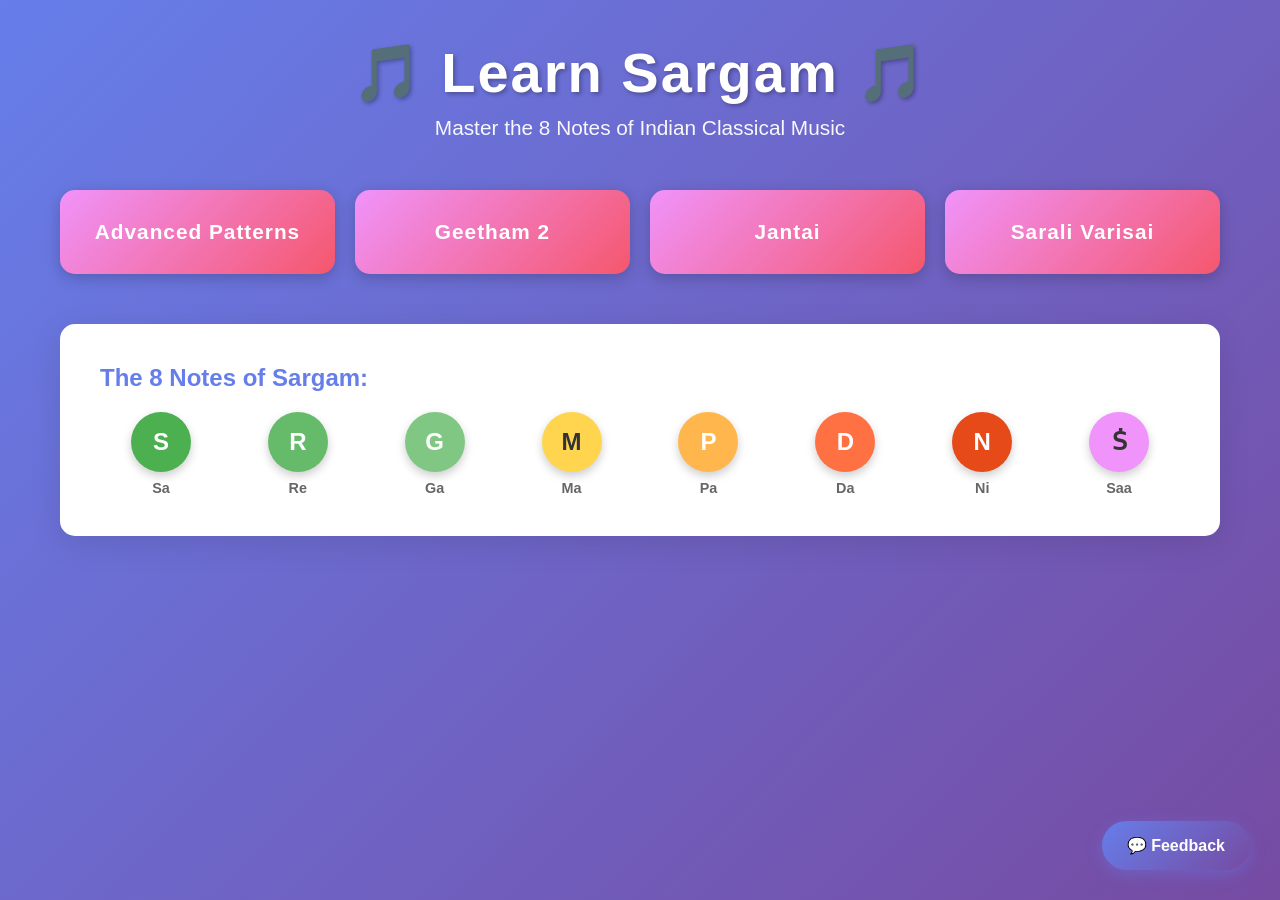
<file: index.html>
<!DOCTYPE html>
<html lang="en">
<head>
    <meta charset="UTF-8">
    <meta name="viewport" content="width=device-width, initial-scale=1.0">
    <title>Music Notes - Learn Sargam</title>
    <link rel="stylesheet" href="styles.css">
</head>
<body>
    <div id="app">
        <!-- Home Page -->
        <div id="homePage" class="page active">
            <div class="home-container">
                <div class="header">
                    <h1>🎵 Learn Sargam 🎵</h1>
                    <p class="subtitle">Master the 8 Notes of Indian Classical Music</p>
                </div>

                <div class="lessons-grid" id="lessonsContainer">
                    <!-- Lessons will be loaded dynamically -->
                </div>

                <div class="notes-info">
                    <h3>The 8 Notes of Sargam:</h3>
                    <div class="notes-display">
                        <div class="note-label">
                            <span class="note-letter S">S</span>
                            <span class="note-name">Sa</span>
                        </div>
                        <div class="note-label">
                            <span class="note-letter R">R</span>
                            <span class="note-name">Re</span>
                        </div>
                        <div class="note-label">
                            <span class="note-letter G">G</span>
                            <span class="note-name">Ga</span>
                        </div>
                        <div class="note-label">
                            <span class="note-letter M">M</span>
                            <span class="note-name">Ma</span>
                        </div>
                        <div class="note-label">
                            <span class="note-letter P">P</span>
                            <span class="note-name">Pa</span>
                        </div>
                        <div class="note-label">
                            <span class="note-letter D">D</span>
                            <span class="note-name">Da</span>
                        </div>
                        <div class="note-label">
                            <span class="note-letter N">N</span>
                            <span class="note-name">Ni</span>
                        </div>
                        <div class="note-label">
                            <span class="note-letter Sa">Ṡ</span>
                            <span class="note-name">Saa</span>
                        </div>
                    </div>
                </div>
            </div>
        </div>

        <!-- Lesson Page -->
        <div id="lessonPage" class="page">
            <div class="lesson-header">
                <button class="back-btn" onclick="goHome()">← Back</button>
                <h2 id="lessonTitle"></h2>
                <div></div> <!-- spacer -->
            </div>

            <div class="lesson-container">
                <!-- Left: Text Content -->
                <div class="lesson-text-panel">
                    <h3>Notes Pattern</h3>
                    <div id="notesContent" class="notes-content">
                        <!-- Content will be loaded here -->
                    </div>
                </div>

                <!-- Right: Animation Panel -->
                <div class="lesson-animation-panel">
                    <div class="controls-panel">
                        <button id="playBtn" class="control-btn play-btn" onclick="togglePlay()">
                            <span class="btn-icon">▶</span> Play
                        </button>
                        <button id="stopBtn" class="control-btn stop-btn" onclick="stopPlay()">
                            <span class="btn-icon">⏹</span> Stop
                        </button>
                        <div class="toggle-controls">
                            <button id="soundToggle" class="toggle-btn active" onclick="toggleSound()">
                                <span class="btn-icon">🔊</span> Sound
                            </button>
                            <button id="voiceToggle" class="toggle-btn" onclick="toggleVoice()">
                                <span class="btn-icon">🎤</span> Voice
                            </button>
                        </div>
                    </div>

                    <div class="staff-container">
                        <div class="staff">
                            <div class="staff-line"></div>
                            <div class="staff-line"></div>
                            <div class="staff-line"></div>
                            <div class="staff-line"></div>
                            <div class="staff-line"></div>
                            <div class="staff-line"></div>
                            <div class="staff-line"></div>
                            <div class="staff-line"></div>
                        </div>
                        <div id="notesAnimation" class="notes-animation">
                            <!-- Animated notes will be placed here -->
                        </div>
                    </div>

                    <div class="progress-info">
                        <span id="progressText">Ready to learn</span>
                        <div class="progress-bar">
                            <div id="progressFill" class="progress-fill"></div>
                        </div>
                    </div>
                </div>
            </div>
        </div>
    </div>

    <!-- Feedback Modal -->
    <div id="feedbackModal" class="feedback-modal">
        <div class="feedback-content">
            <div class="feedback-header">
                <h2>📝 Send Your Feedback</h2>
                <button class="feedback-close" onclick="closeFeedback()">×</button>
            </div>
            
            <div class="feedback-body">
                <!-- Name Section -->
                <div class="feedback-section">
                    <label for="feedbackName">Your Name:</label>
                    <input type="text" id="feedbackName" placeholder="Enter your name">
                </div>

                <!-- Rating Section -->
                <div class="feedback-section">
                    <label>How would you rate this app? ⭐</label>
                    <div class="rating-stars">
                        <button class="star" onclick="setRating(1)" data-rating="1">★</button>
                        <button class="star" onclick="setRating(2)" data-rating="2">★</button>
                        <button class="star" onclick="setRating(3)" data-rating="3">★</button>
                        <button class="star" onclick="setRating(4)" data-rating="4">★</button>
                        <button class="star" onclick="setRating(5)" data-rating="5">★</button>
                    </div>
                    <span id="ratingDisplay" class="rating-display">Select a rating</span>
                </div>
                
                <!-- Feedback Text -->
                <div class="feedback-section">
                    <label for="feedbackText">Your Feedback:</label>
                    <textarea id="feedbackText" placeholder="Tell us what you think... (optional)" rows="5"></textarea>
                </div>
                
                <!-- Email (Optional) -->
                <div class="feedback-section">
                    <label for="feedbackEmail">Your Email (optional):</label>
                    <input type="email" id="feedbackEmail" placeholder="yourname@example.com">
                </div>

                <!-- Previous Feedback Display -->
                <div class="feedback-section" id="feedbackListSection" style="display: none;">
                    <label>� What Others Say:</label>
                    <div id="feedbackList" class="feedback-list"></div>
                </div>
            </div>
            
            <div class="feedback-footer">
                <button class="feedback-btn cancel" onclick="closeFeedback()">Cancel</button>
                <button class="feedback-btn submit" onclick="submitFeedback()">Submit Feedback</button>
            </div>
        </div>
    </div>

    <!-- Floating Feedback Button -->
    <button id="feedbackBtn" class="floating-feedback-btn" onclick="openFeedback()">💬 Feedback</button>

    <script src="script.js"></script>
</body>
</html>
</file>
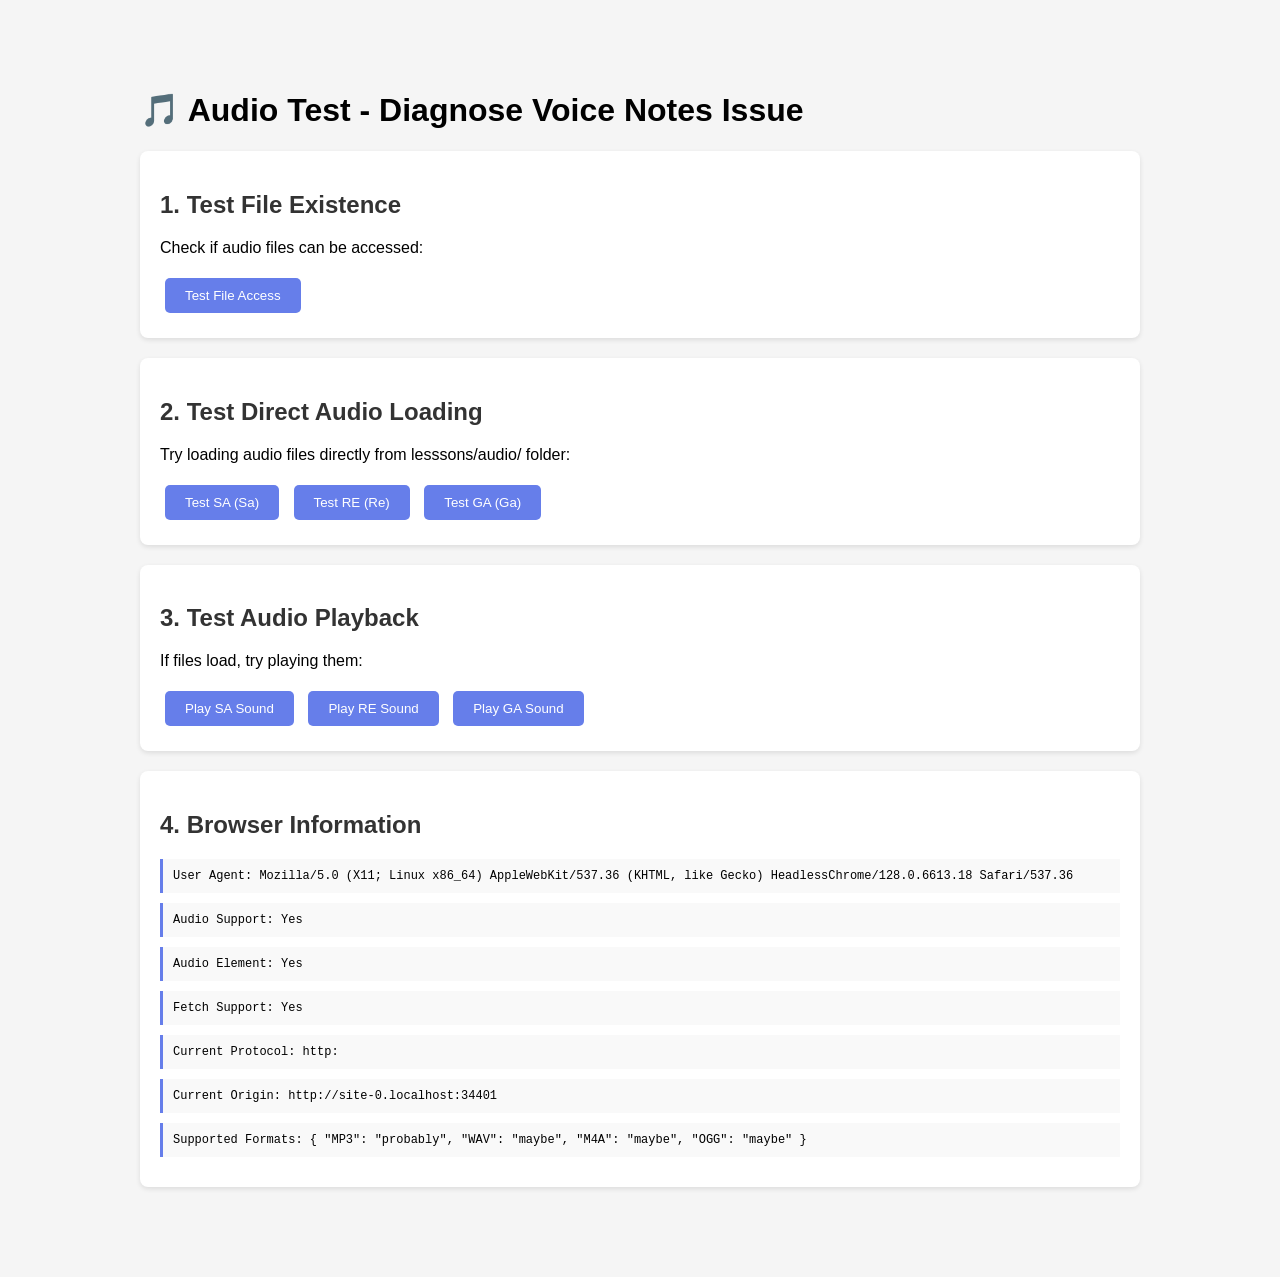
<file: audio-test.html>
<!DOCTYPE html>
<html lang="en">
<head>
    <meta charset="UTF-8">
    <meta name="viewport" content="width=device-width, initial-scale=1.0">
    <title>Audio Test - Debug Voice Notes</title>
    <style>
        body {
            font-family: Arial, sans-serif;
            max-width: 1000px;
            margin: 50px auto;
            padding: 20px;
            background: #f5f5f5;
        }
        .test-section {
            background: white;
            padding: 20px;
            margin: 20px 0;
            border-radius: 8px;
            box-shadow: 0 2px 5px rgba(0,0,0,0.1);
        }
        button {
            background: #667eea;
            color: white;
            border: none;
            padding: 10px 20px;
            border-radius: 5px;
            cursor: pointer;
            margin: 5px;
        }
        button:hover {
            background: #764ba2;
        }
        .log {
            background: #f9f9f9;
            border-left: 3px solid #667eea;
            padding: 10px;
            margin: 10px 0;
            font-family: monospace;
            font-size: 12px;
            word-break: break-all;
        }
        .error {
            border-left-color: #ff6b6b;
            background: #ffe0e0;
        }
        .success {
            border-left-color: #51cf66;
            background: #e7f5ea;
        }
        h2 {
            color: #333;
        }
    </style>
</head>
<body>
    <h1>🎵 Audio Test - Diagnose Voice Notes Issue</h1>
    
    <div class="test-section">
        <h2>1. Test File Existence</h2>
        <p>Check if audio files can be accessed:</p>
        <button onclick="testFileExists()">Test File Access</button>
        <div id="fileTestLog"></div>
    </div>

    <div class="test-section">
        <h2>2. Test Direct Audio Loading</h2>
        <p>Try loading audio files directly from lesssons/audio/ folder:</p>
        <button onclick="testDirectLoad('sa.m4a')">Test SA (Sa)</button>
        <button onclick="testDirectLoad('re.m4a')">Test RE (Re)</button>
        <button onclick="testDirectLoad('ga.m4a')">Test GA (Ga)</button>
        <div id="directLoadLog"></div>
    </div>

    <div class="test-section">
        <h2>3. Test Audio Playback</h2>
        <p>If files load, try playing them:</p>
        <button onclick="playAudio('lessons/audio/sa.m4a')">Play SA Sound</button>
        <button onclick="playAudio('lessons/audio/re.m4a')">Play RE Sound</button>
        <button onclick="playAudio('lessons/audio/ga.m4a')">Play GA Sound</button>
        <div id="playLog"></div>
    </div>

    <div class="test-section">
        <h2>4. Browser Information</h2>
        <div id="browserInfo"></div>
    </div>

    <script>
        function log(message, isError = false) {
            const timestamp = new Date().toLocaleTimeString();
            console.log(`[${timestamp}] ${message}`);
            return `[${timestamp}] ${message}`;
        }

        function addLogEntry(elementId, message, isError = false) {
            const logDiv = document.getElementById(elementId);
            const entry = document.createElement('div');
            entry.className = `log ${isError ? 'error' : 'success'}`;
            entry.textContent = log(message, isError);
            logDiv.appendChild(entry);
        }

        function testFileExists() {
            const logId = 'fileTestLog';
            document.getElementById(logId).innerHTML = '';
            
            const files = ['sa.m4a', 're.m4a', 'ga.m4a', 'ma.m4a', 'pa.m4a', 'da.m4a', 'ni.m4a', 'saa.m4a'];
            
            files.forEach(file => {
                const path = `lessons/audio/${file}`;
                fetch(path)
                    .then(response => {
                        if (response.ok) {
                            addLogEntry(logId, `✓ Found: ${path} (${response.size} bytes or loading)`);
                        } else {
                            addLogEntry(logId, `✗ Not found: ${path} (Status: ${response.status})`, true);
                        }
                    })
                    .catch(error => {
                        addLogEntry(logId, `✗ Error accessing ${path}: ${error.message}`, true);
                    });
            });
        }

        function testDirectLoad(filename) {
            const logId = 'directLoadLog';
            document.getElementById(logId).innerHTML = '';
            
            const path = `lessons/audio/${filename}`;
            addLogEntry(logId, `Attempting to load: ${path}`);
            
            const audio = new Audio();
            audio.crossOrigin = "anonymous";
            
            audio.addEventListener('loadstart', () => {
                addLogEntry(logId, `→ loadstart event fired`);
            });
            
            audio.addEventListener('canplay', () => {
                addLogEntry(logId, `✓ canplay event: Audio can play`);
            });
            
            audio.addEventListener('canplaythrough', () => {
                addLogEntry(logId, `✓ canplaythrough event: Audio fully ready`);
            });
            
            audio.addEventListener('loadedmetadata', () => {
                addLogEntry(logId, `✓ loadedmetadata: Duration = ${audio.duration.toFixed(2)}s`);
            });
            
            audio.addEventListener('playing', () => {
                addLogEntry(logId, `✓ playing event: Audio started`);
            });
            
            audio.addEventListener('ended', () => {
                addLogEntry(logId, `✓ ended event: Audio finished`);
            });
            
            audio.addEventListener('error', (e) => {
                addLogEntry(logId, `✗ error event: ${audio.error.message || 'Unknown error'}`, true);
                addLogEntry(logId, `  Error code: ${audio.error.code}`, true);
            });
            
            audio.src = path;
            addLogEntry(logId, `→ Source set, calling load()...`);
            audio.load();
        }

        function playAudio(path) {
            const logId = 'playLog';
            document.getElementById(logId).innerHTML = '';
            
            addLogEntry(logId, `Playing: ${path}`);
            
            const audio = new Audio();
            audio.crossOrigin = "anonymous";
            audio.volume = 1.0;
            
            audio.addEventListener('error', (e) => {
                addLogEntry(logId, `✗ Playback error: ${audio.error.message}`, true);
                addLogEntry(logId, `  Error code: ${audio.error.code}`, true);
            });
            
            audio.addEventListener('canplaythrough', () => {
                addLogEntry(logId, `✓ Ready - attempting to play...`);
                audio.play()
                    .then(() => addLogEntry(logId, `✓ Play successful`))
                    .catch(err => addLogEntry(logId, `✗ Play failed: ${err.message}`, true));
            });
            
            audio.addEventListener('ended', () => {
                addLogEntry(logId, `✓ Playback completed`);
            });
            
            audio.src = path;
            audio.load();
        }

        function showBrowserInfo() {
            const info = {
                'User Agent': navigator.userAgent,
                'Audio Support': 'AudioContext' in window ? 'Yes' : 'No',
                'Audio Element': 'HTMLAudioElement' in window ? 'Yes' : 'No',
                'Fetch Support': 'fetch' in window ? 'Yes' : 'No',
                'Current Protocol': window.location.protocol,
                'Current Origin': window.location.origin,
                'Supported Formats': {
                    'MP3': canPlayType('audio/mpeg'),
                    'WAV': canPlayType('audio/wav'),
                    'M4A': canPlayType('audio/mp4'),
                    'OGG': canPlayType('audio/ogg')
                }
            };
            
            const infoDiv = document.getElementById('browserInfo');
            Object.entries(info).forEach(([key, value]) => {
                const entry = document.createElement('div');
                entry.className = 'log';
                if (typeof value === 'object') {
                    entry.textContent = `${key}: ${JSON.stringify(value, null, 2)}`;
                } else {
                    entry.textContent = `${key}: ${value}`;
                }
                infoDiv.appendChild(entry);
            });
        }

        function canPlayType(type) {
            const audio = document.createElement('audio');
            const canPlay = audio.canPlayType(type);
            return canPlay ? canPlay : 'Not supported';
        }

        // Run browser info on load
        window.addEventListener('DOMContentLoaded', showBrowserInfo);
    </script>
</body>
</html>
</file>
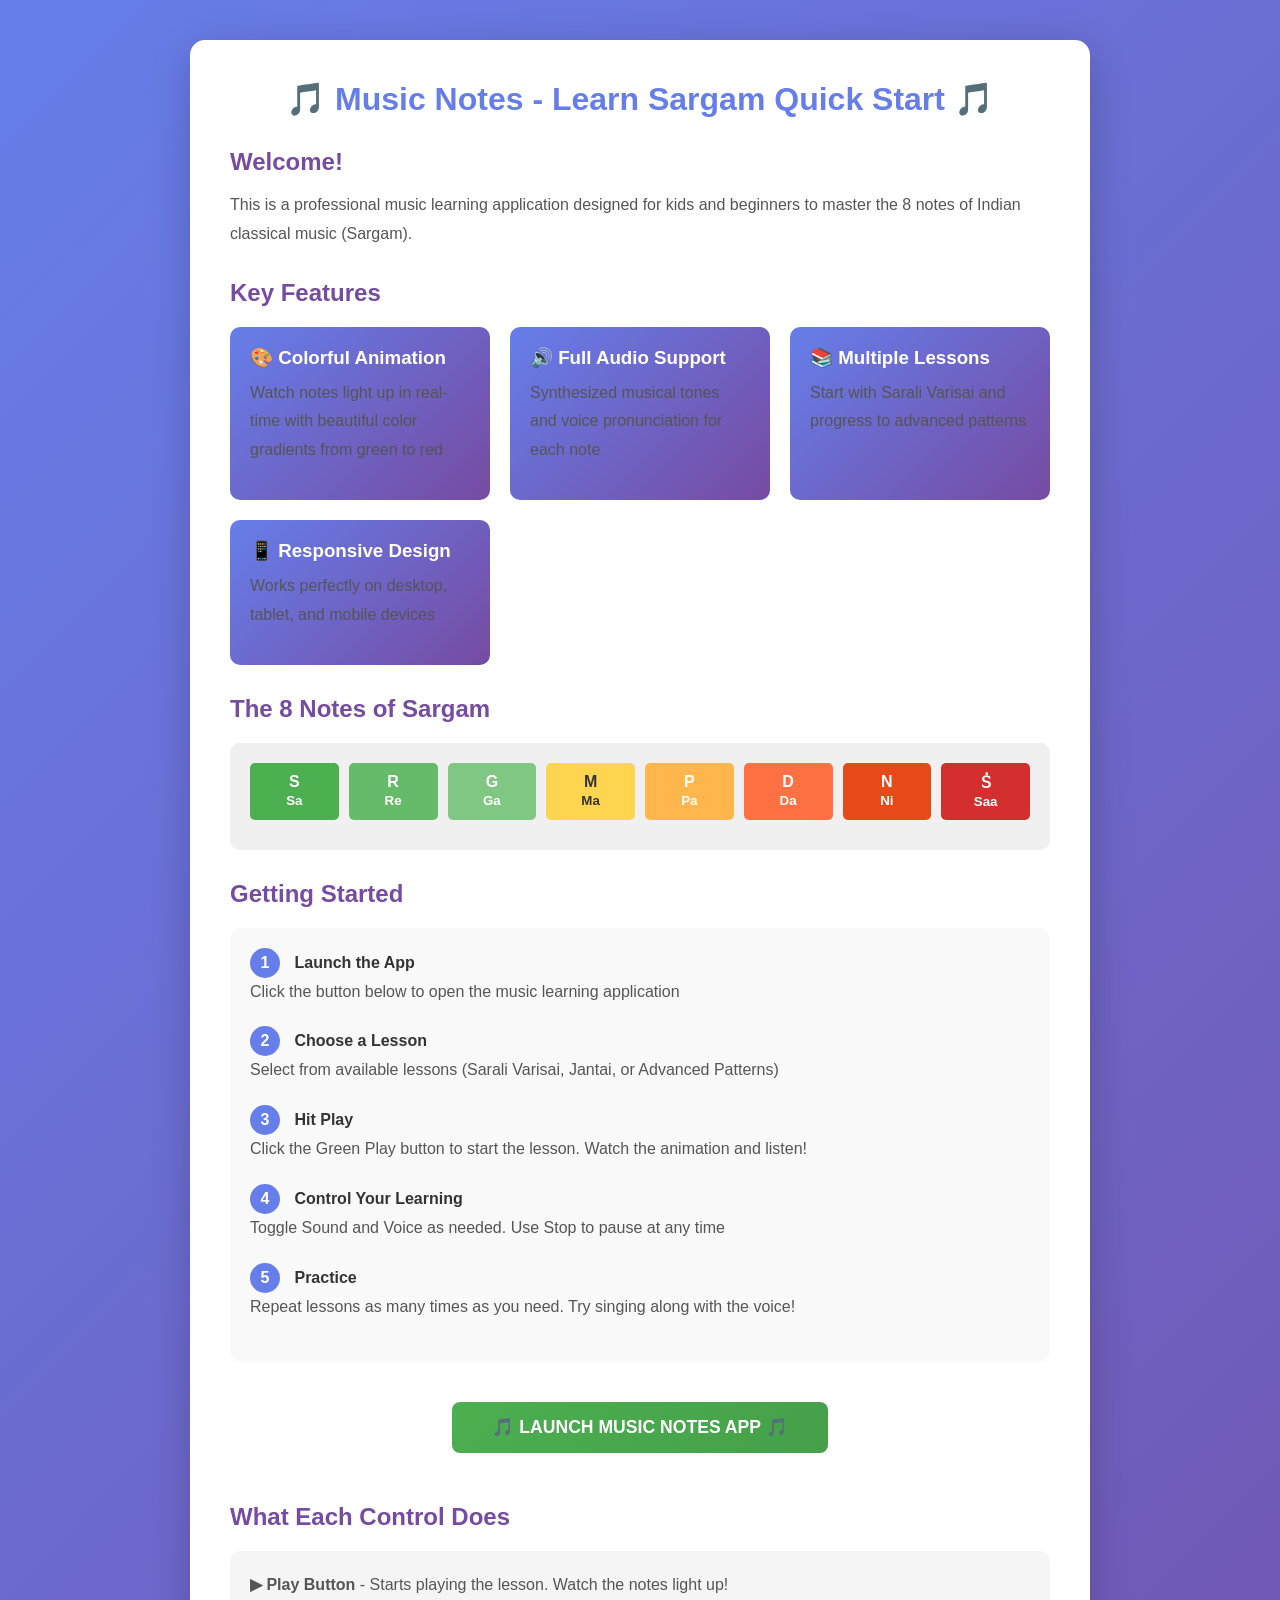
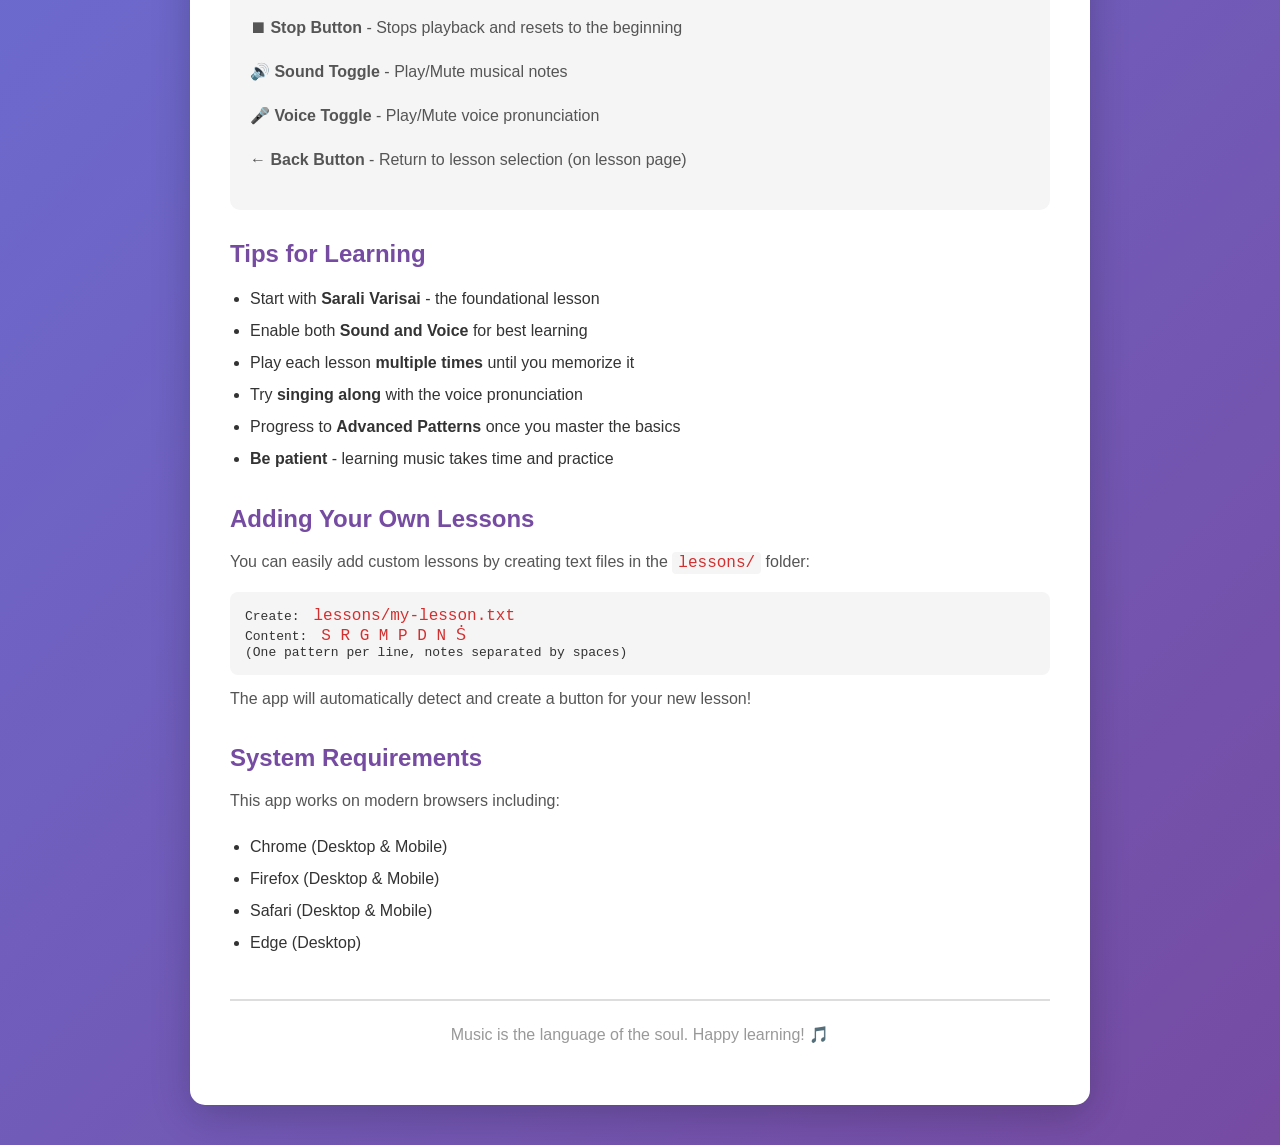
<file: quickstart.html>
<!DOCTYPE html>
<html lang="en">
<head>
    <meta charset="UTF-8">
    <meta name="viewport" content="width=device-width, initial-scale=1.0">
    <title>Music Notes - Quick Start</title>
    <style>
        * {
            margin: 0;
            padding: 0;
            box-sizing: border-box;
        }
        body {
            font-family: 'Segoe UI', Tahoma, Geneva, Verdana, sans-serif;
            background: linear-gradient(135deg, #667eea 0%, #764ba2 100%);
            min-height: 100vh;
            padding: 40px 20px;
            color: #333;
        }
        .container {
            max-width: 900px;
            margin: 0 auto;
            background: white;
            padding: 40px;
            border-radius: 15px;
            box-shadow: 0 10px 40px rgba(0, 0, 0, 0.2);
        }
        h1 {
            color: #667eea;
            margin-bottom: 30px;
            text-align: center;
        }
        h2 {
            color: #764ba2;
            margin-top: 30px;
            margin-bottom: 15px;
        }
        p {
            line-height: 1.8;
            margin-bottom: 15px;
            color: #555;
        }
        code {
            background: #f5f5f5;
            padding: 2px 6px;
            border-radius: 4px;
            font-family: 'Courier New', monospace;
            color: #d32f2f;
        }
        .steps {
            background: #f9f9f9;
            padding: 20px;
            border-radius: 10px;
            margin: 20px 0;
        }
        .step {
            margin-bottom: 20px;
        }
        .step-number {
            display: inline-block;
            width: 30px;
            height: 30px;
            background: #667eea;
            color: white;
            border-radius: 50%;
            text-align: center;
            line-height: 30px;
            font-weight: bold;
            margin-right: 10px;
        }
        .launch-btn {
            display: inline-block;
            background: linear-gradient(135deg, #4CAF50 0%, #45a049 100%);
            color: white;
            padding: 15px 40px;
            border-radius: 8px;
            text-decoration: none;
            font-weight: bold;
            margin: 20px 0;
            border: none;
            cursor: pointer;
            font-size: 1.1em;
            transition: all 0.3s ease;
        }
        .launch-btn:hover {
            transform: translateY(-3px);
            box-shadow: 0 5px 20px rgba(76, 175, 80, 0.4);
        }
        .feature-grid {
            display: grid;
            grid-template-columns: repeat(auto-fit, minmax(250px, 1fr));
            gap: 20px;
            margin: 20px 0;
        }
        .feature-card {
            background: linear-gradient(135deg, #667eea 0%, #764ba2 100%);
            padding: 20px;
            border-radius: 10px;
            color: white;
        }
        .feature-card h3 {
            margin-bottom: 10px;
        }
        .notes-quick {
            background: #f0f0f0;
            padding: 20px;
            border-radius: 10px;
            margin: 20px 0;
        }
        .note-row {
            display: grid;
            grid-template-columns: repeat(8, 1fr);
            gap: 10px;
            margin-bottom: 10px;
        }
        .note-btn {
            padding: 10px;
            border: none;
            border-radius: 5px;
            color: white;
            font-weight: bold;
            text-align: center;
        }
    </style>
</head>
<body>
    <div class="container">
        <h1>🎵 Music Notes - Learn Sargam Quick Start 🎵</h1>

        <h2>Welcome!</h2>
        <p>This is a professional music learning application designed for kids and beginners to master the 8 notes of Indian classical music (Sargam).</p>

        <h2>Key Features</h2>
        <div class="feature-grid">
            <div class="feature-card">
                <h3>🎨 Colorful Animation</h3>
                <p>Watch notes light up in real-time with beautiful color gradients from green to red</p>
            </div>
            <div class="feature-card">
                <h3>🔊 Full Audio Support</h3>
                <p>Synthesized musical tones and voice pronunciation for each note</p>
            </div>
            <div class="feature-card">
                <h3>📚 Multiple Lessons</h3>
                <p>Start with Sarali Varisai and progress to advanced patterns</p>
            </div>
            <div class="feature-card">
                <h3>📱 Responsive Design</h3>
                <p>Works perfectly on desktop, tablet, and mobile devices</p>
            </div>
        </div>

        <h2>The 8 Notes of Sargam</h2>
        <div class="notes-quick">
            <div class="note-row">
                <div class="note-btn" style="background: #4CAF50;">S<br><small>Sa</small></div>
                <div class="note-btn" style="background: #66BB6A;">R<br><small>Re</small></div>
                <div class="note-btn" style="background: #81C784;">G<br><small>Ga</small></div>
                <div class="note-btn" style="background: #FFD54F; color: #333;">M<br><small>Ma</small></div>
                <div class="note-btn" style="background: #FFB74D;">P<br><small>Pa</small></div>
                <div class="note-btn" style="background: #FF7043;">D<br><small>Da</small></div>
                <div class="note-btn" style="background: #E64A19;">N<br><small>Ni</small></div>
                <div class="note-btn" style="background: #D32F2F;">Ṡ<br><small>Saa</small></div>
            </div>
        </div>

        <h2>Getting Started</h2>
        <div class="steps">
            <div class="step">
                <span class="step-number">1</span>
                <strong>Launch the App</strong>
                <p>Click the button below to open the music learning application</p>
            </div>
            <div class="step">
                <span class="step-number">2</span>
                <strong>Choose a Lesson</strong>
                <p>Select from available lessons (Sarali Varisai, Jantai, or Advanced Patterns)</p>
            </div>
            <div class="step">
                <span class="step-number">3</span>
                <strong>Hit Play</strong>
                <p>Click the Green Play button to start the lesson. Watch the animation and listen!</p>
            </div>
            <div class="step">
                <span class="step-number">4</span>
                <strong>Control Your Learning</strong>
                <p>Toggle Sound and Voice as needed. Use Stop to pause at any time</p>
            </div>
            <div class="step">
                <span class="step-number">5</span>
                <strong>Practice</strong>
                <p>Repeat lessons as many times as you need. Try singing along with the voice!</p>
            </div>
        </div>

        <div style="text-align: center;">
            <a href="index.html" class="launch-btn">🎵 LAUNCH MUSIC NOTES APP 🎵</a>
        </div>

        <h2>What Each Control Does</h2>
        <div style="background: #f5f5f5; padding: 20px; border-radius: 10px; margin: 20px 0;">
            <p><strong>▶ Play Button</strong> - Starts playing the lesson. Watch the notes light up!</p>
            <p><strong>⏹ Stop Button</strong> - Stops playback and resets to the beginning</p>
            <p><strong>🔊 Sound Toggle</strong> - Play/Mute musical notes</p>
            <p><strong>🎤 Voice Toggle</strong> - Play/Mute voice pronunciation</p>
            <p><strong>← Back Button</strong> - Return to lesson selection (on lesson page)</p>
        </div>

        <h2>Tips for Learning</h2>
        <ul style="margin-left: 20px; line-height: 2;">
            <li>Start with <strong>Sarali Varisai</strong> - the foundational lesson</li>
            <li>Enable both <strong>Sound and Voice</strong> for best learning</li>
            <li>Play each lesson <strong>multiple times</strong> until you memorize it</li>
            <li>Try <strong>singing along</strong> with the voice pronunciation</li>
            <li>Progress to <strong>Advanced Patterns</strong> once you master the basics</li>
            <li><strong>Be patient</strong> - learning music takes time and practice</li>
        </ul>

        <h2>Adding Your Own Lessons</h2>
        <p>You can easily add custom lessons by creating text files in the <code>lessons/</code> folder:</p>
        <div style="background: #f5f5f5; padding: 15px; border-radius: 8px; margin: 10px 0; font-family: monospace;">
            Create: <code>lessons/my-lesson.txt</code><br>
            Content: <code>S R G M P D N Ṡ</code><br>
            (One pattern per line, notes separated by spaces)
        </div>
        <p>The app will automatically detect and create a button for your new lesson!</p>

        <h2>System Requirements</h2>
        <p>This app works on modern browsers including:</p>
        <ul style="margin-left: 20px; line-height: 2;">
            <li>Chrome (Desktop & Mobile)</li>
            <li>Firefox (Desktop & Mobile)</li>
            <li>Safari (Desktop & Mobile)</li>
            <li>Edge (Desktop)</li>
        </ul>

        <div style="text-align: center; margin-top: 40px; padding-top: 20px; border-top: 2px solid #ddd;">
            <p style="color: #999;">Music is the language of the soul. Happy learning! 🎵</p>
        </div>
    </div>
</body>
</html>
</file>
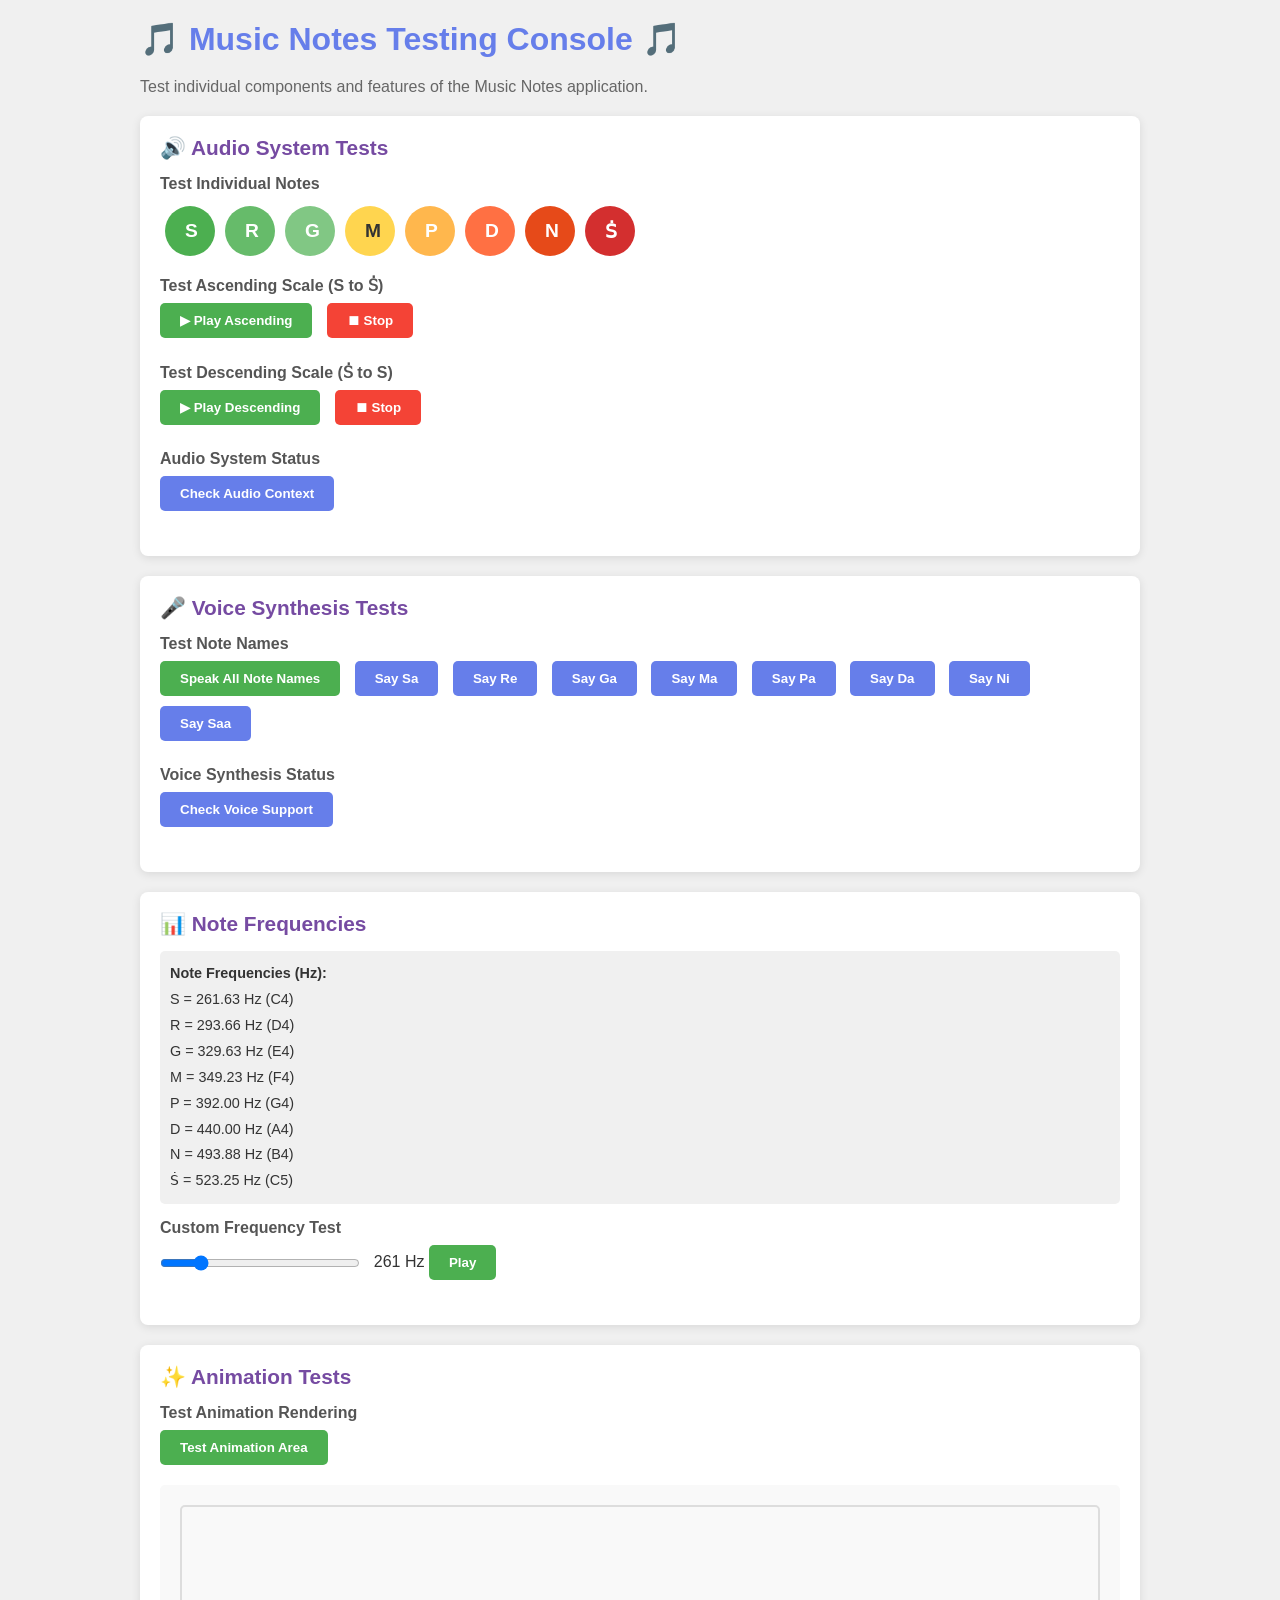
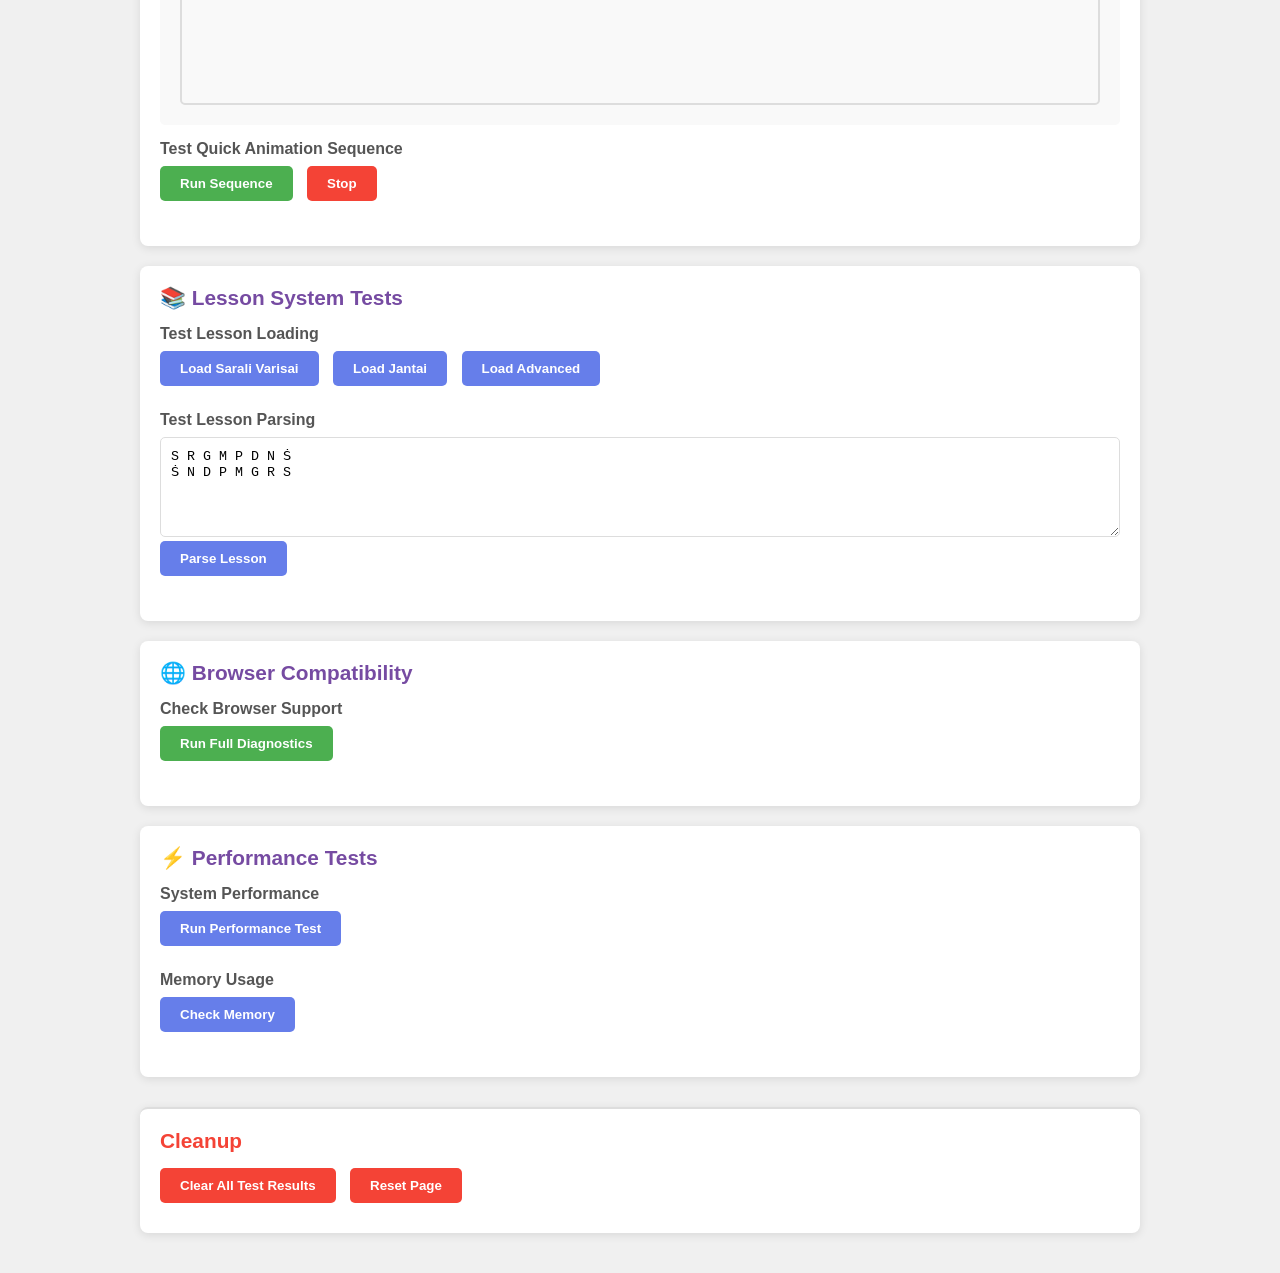
<file: test-console.html>
<!DOCTYPE html>
<html lang="en">
<head>
    <meta charset="UTF-8">
    <meta name="viewport" content="width=device-width, initial-scale=1.0">
    <title>Music Notes - Testing Console</title>
    <style>
        * {
            margin: 0;
            padding: 0;
            box-sizing: border-box;
        }
        body {
            font-family: 'Segoe UI', Tahoma, Geneva, Verdana, sans-serif;
            background: #f0f0f0;
            padding: 20px;
            color: #333;
        }
        .container {
            max-width: 1000px;
            margin: 0 auto;
        }
        h1 {
            color: #667eea;
            margin-bottom: 20px;
        }
        .section {
            background: white;
            padding: 20px;
            margin-bottom: 20px;
            border-radius: 8px;
            box-shadow: 0 2px 10px rgba(0, 0, 0, 0.1);
        }
        .section h2 {
            color: #764ba2;
            margin-bottom: 15px;
            font-size: 1.3em;
        }
        .test-group {
            margin-bottom: 15px;
        }
        .test-group label {
            display: block;
            margin-bottom: 8px;
            font-weight: 600;
            color: #555;
        }
        button {
            background: #667eea;
            color: white;
            border: none;
            padding: 10px 20px;
            border-radius: 5px;
            cursor: pointer;
            font-weight: 600;
            margin-right: 10px;
            margin-bottom: 10px;
            transition: all 0.3s ease;
        }
        button:hover {
            background: #764ba2;
            transform: translateY(-2px);
        }
        button.success {
            background: #4CAF50;
        }
        button.success:hover {
            background: #45a049;
        }
        button.danger {
            background: #f44336;
        }
        button.danger:hover {
            background: #d32f2f;
        }
        .note-button {
            width: 50px;
            height: 50px;
            border: none;
            border-radius: 50%;
            color: white;
            font-weight: bold;
            cursor: pointer;
            margin: 5px;
            font-size: 1.2em;
            transition: all 0.3s ease;
        }
        .note-button.S { background: #4CAF50; }
        .note-button.R { background: #66BB6A; }
        .note-button.G { background: #81C784; }
        .note-button.M { background: #FFD54F; color: #333; }
        .note-button.P { background: #FFB74D; }
        .note-button.D { background: #FF7043; }
        .note-button.N { background: #E64A19; }
        .note-button.Sa { background: #D32F2F; }
        .note-button:hover {
            transform: scale(1.15);
        }
        .output {
            background: #f5f5f5;
            padding: 15px;
            border-radius: 5px;
            margin-top: 10px;
            max-height: 200px;
            overflow-y: auto;
            font-family: monospace;
            font-size: 0.9em;
            line-height: 1.6;
            border: 1px solid #ddd;
            white-space: pre-wrap;
            word-break: break-all;
        }
        .success-text {
            color: #4CAF50;
            font-weight: bold;
        }
        .error-text {
            color: #f44336;
            font-weight: bold;
        }
        .info-text {
            color: #667eea;
            font-weight: bold;
        }
        .frequency-info {
            background: #f0f0f0;
            padding: 10px;
            border-radius: 5px;
            font-size: 0.9em;
            line-height: 1.8;
            margin-top: 10px;
        }
        input[type="range"] {
            width: 200px;
            vertical-align: middle;
        }
        .slider-value {
            display: inline-block;
            width: 60px;
            text-align: right;
        }
    </style>
</head>
<body>
    <div class="container">
        <h1>🎵 Music Notes Testing Console 🎵</h1>
        <p style="color: #666; margin-bottom: 20px;">Test individual components and features of the Music Notes application.</p>

        <!-- AUDIO SYSTEM TESTS -->
        <div class="section">
            <h2>🔊 Audio System Tests</h2>
            
            <div class="test-group">
                <label>Test Individual Notes</label>
                <div style="display: flex; flex-wrap: wrap;">
                    <button class="note-button S" onclick="testPlayNote('S')">S</button>
                    <button class="note-button R" onclick="testPlayNote('R')">R</button>
                    <button class="note-button G" onclick="testPlayNote('G')">G</button>
                    <button class="note-button M" onclick="testPlayNote('M')">M</button>
                    <button class="note-button P" onclick="testPlayNote('P')">P</button>
                    <button class="note-button D" onclick="testPlayNote('D')">D</button>
                    <button class="note-button N" onclick="testPlayNote('N')">N</button>
                    <button class="note-button Sa" onclick="testPlayNote('Ṡ')">Ṡ</button>
                </div>
                <div id="audioOutput" class="output" style="display: none;"></div>
            </div>

            <div class="test-group">
                <label>Test Ascending Scale (S to Ṡ)</label>
                <button class="success" onclick="testAscendingScale()">▶ Play Ascending</button>
                <button class="danger" onclick="stopAudio()">⏹ Stop</button>
            </div>

            <div class="test-group">
                <label>Test Descending Scale (Ṡ to S)</label>
                <button class="success" onclick="testDescendingScale()">▶ Play Descending</button>
                <button class="danger" onclick="stopAudio()">⏹ Stop</button>
            </div>

            <div class="test-group">
                <label>Audio System Status</label>
                <button onclick="checkAudioContext()">Check Audio Context</button>
                <div id="audioStatus" class="output" style="display: none;"></div>
            </div>
        </div>

        <!-- VOICE SYNTHESIS TESTS -->
        <div class="section">
            <h2>🎤 Voice Synthesis Tests</h2>
            
            <div class="test-group">
                <label>Test Note Names</label>
                <button class="success" onclick="testAllVoices()">Speak All Note Names</button>
                <button onclick="testVoiceNote('S')">Say Sa</button>
                <button onclick="testVoiceNote('R')">Say Re</button>
                <button onclick="testVoiceNote('G')">Say Ga</button>
                <button onclick="testVoiceNote('M')">Say Ma</button>
                <button onclick="testVoiceNote('P')">Say Pa</button>
                <button onclick="testVoiceNote('D')">Say Da</button>
                <button onclick="testVoiceNote('N')">Say Ni</button>
                <button onclick="testVoiceNote('Ṡ')">Say Saa</button>
            </div>

            <div class="test-group">
                <label>Voice Synthesis Status</label>
                <button onclick="checkVoiceSynthesis()">Check Voice Support</button>
                <div id="voiceStatus" class="output" style="display: none;"></div>
            </div>
        </div>

        <!-- FREQUENCY INFO -->
        <div class="section">
            <h2>📊 Note Frequencies</h2>
            
            <div class="frequency-info">
                <strong>Note Frequencies (Hz):</strong><br>
                S = 261.63 Hz (C4)<br>
                R = 293.66 Hz (D4)<br>
                G = 329.63 Hz (E4)<br>
                M = 349.23 Hz (F4)<br>
                P = 392.00 Hz (G4)<br>
                D = 440.00 Hz (A4)<br>
                N = 493.88 Hz (B4)<br>
                Ṡ = 523.25 Hz (C5)<br>
            </div>

            <div class="test-group" style="margin-top: 15px;">
                <label>Custom Frequency Test</label>
                <input type="range" id="freqSlider" min="100" max="1000" value="261" step="1" onchange="testCustomFrequency()">
                <span class="slider-value" id="freqDisplay">261 Hz</span>
                <button class="success" onclick="playCustomFrequency()">Play</button>
                <div id="freqOutput" class="output" style="display: none;"></div>
            </div>
        </div>

        <!-- ANIMATION TESTS -->
        <div class="section">
            <h2>✨ Animation Tests</h2>
            
            <div class="test-group">
                <label>Test Animation Rendering</label>
                <button class="success" onclick="testAnimationArea()">Test Animation Area</button>
                <div style="background: #f9f9f9; padding: 20px; border-radius: 5px; margin-top: 10px; min-height: 200px;">
                    <div id="testAnimationArea" style="position: relative; width: 100%; height: 200px; border: 2px solid #ddd; border-radius: 5px;"></div>
                </div>
            </div>

            <div class="test-group">
                <label>Test Quick Animation Sequence</label>
                <button class="success" onclick="testAnimationSequence()">Run Sequence</button>
                <button class="danger" onclick="stopAnimationTest()">Stop</button>
                <div id="animOutput" class="output" style="display: none;"></div>
            </div>
        </div>

        <!-- LESSON LOADING TESTS -->
        <div class="section">
            <h2>📚 Lesson System Tests</h2>
            
            <div class="test-group">
                <label>Test Lesson Loading</label>
                <button onclick="testLessonLoading('sarali-varisai')">Load Sarali Varisai</button>
                <button onclick="testLessonLoading('jantai')">Load Jantai</button>
                <button onclick="testLessonLoading('advanced-patterns')">Load Advanced</button>
                <div id="lessonOutput" class="output" style="display: none;"></div>
            </div>

            <div class="test-group">
                <label>Test Lesson Parsing</label>
                <textarea style="width: 100%; height: 100px; padding: 10px; border-radius: 5px; border: 1px solid #ddd; font-family: monospace;" id="lessonInput" placeholder="Paste lesson content here...">S R G M P D N Ṡ
Ṡ N D P M G R S</textarea>
                <button onclick="testLessonParsing()">Parse Lesson</button>
                <div id="parseOutput" class="output" style="display: none;"></div>
            </div>
        </div>

        <!-- BROWSER COMPATIBILITY -->
        <div class="section">
            <h2>🌐 Browser Compatibility</h2>
            
            <div class="test-group">
                <label>Check Browser Support</label>
                <button class="success" onclick="checkBrowserSupport()">Run Full Diagnostics</button>
                <div id="browserOutput" class="output" style="display: none;"></div>
            </div>
        </div>

        <!-- PERFORMANCE TESTS -->
        <div class="section">
            <h2>⚡ Performance Tests</h2>
            
            <div class="test-group">
                <label>System Performance</label>
                <button onclick="testPerformance()">Run Performance Test</button>
                <div id="perfOutput" class="output" style="display: none;"></div>
            </div>

            <div class="test-group">
                <label>Memory Usage</label>
                <button onclick="testMemory()">Check Memory</button>
                <div id="memOutput" class="output" style="display: none;"></div>
            </div>
        </div>

        <!-- RESET TESTS -->
        <div class="section" style="margin-top: 30px; border-top: 2px solid #ddd; padding-top: 20px;">
            <h2 style="color: #f44336;">Cleanup</h2>
            <button class="danger" onclick="clearAllOutputs()">Clear All Test Results</button>
            <button class="danger" onclick="resetPage()">Reset Page</button>
        </div>
    </div>

    <script>
        // Audio context
        let audioContext;
        let animationTestRunning = false;

        const noteFrequencies = {
            'S': 261.63, 'R': 293.66, 'G': 329.63, 'M': 349.23,
            'P': 392.00, 'D': 440.00, 'N': 493.88, 'Ṡ': 523.25
        };

        const noteNames = {
            'S': 'Sa', 'R': 'Re', 'G': 'Ga', 'M': 'Ma',
            'P': 'Pa', 'D': 'Da', 'N': 'Ni', 'Ṡ': 'Saa'
        };

        function initAudioContext() {
            if (!audioContext) {
                try {
                    audioContext = new (window.AudioContext || window.webkitAudioContext)();
                    return true;
                } catch (e) {
                    return false;
                }
            }
            return true;
        }

        function testPlayNote(note) {
            if (!initAudioContext()) return;
            const freq = noteFrequencies[note];
            const now = audioContext.currentTime;
            const osc = audioContext.createOscillator();
            const gain = audioContext.createGain();
            osc.connect(gain);
            gain.connect(audioContext.destination);
            gain.gain.setValueAtTime(0.3, now);
            gain.gain.exponentialRampToValueAtTime(0.01, now + 0.5);
            osc.frequency.value = freq;
            osc.start(now);
            osc.stop(now + 0.5);
            
            showOutput('audioOutput', `<span class="success-text">✓ Playing ${note} (${freq} Hz) for 0.5s</span>`);
        }

        async function testAscendingScale() {
            if (!initAudioContext()) return;
            const notes = ['S', 'R', 'G', 'M', 'P', 'D', 'N', 'Ṡ'];
            showOutput('audioOutput', '<span class="info-text">Playing ascending scale...</span>');
            for (let note of notes) {
                testPlayNote(note);
                await new Promise(resolve => setTimeout(resolve, 600));
            }
            showOutput('audioOutput', '<span class="success-text">✓ Ascending scale completed</span>');
        }

        async function testDescendingScale() {
            if (!initAudioContext()) return;
            const notes = ['Ṡ', 'N', 'D', 'P', 'M', 'G', 'R', 'S'];
            showOutput('audioOutput', '<span class="info-text">Playing descending scale...</span>');
            for (let note of notes) {
                testPlayNote(note);
                await new Promise(resolve => setTimeout(resolve, 600));
            }
            showOutput('audioOutput', '<span class="success-text">✓ Descending scale completed</span>');
        }

        function stopAudio() {
            if (audioContext) {
                audioContext.close();
                audioContext = null;
                showOutput('audioOutput', '<span class="error-text">⏹ Audio stopped</span>');
            }
        }

        function checkAudioContext() {
            const result = [];
            result.push('Audio Context Status:');
            result.push(`- Initialized: ${audioContext ? 'Yes' : 'No'}`);
            result.push(`- Web Audio API: ${window.AudioContext || window.webkitAudioContext ? 'Supported' : 'Not Supported'}`);
            result.push(`- Current State: ${audioContext ? audioContext.state : 'N/A'}`);
            result.push(`- Sample Rate: ${audioContext ? audioContext.sampleRate + ' Hz' : 'N/A'}`);
            showOutput('audioStatus', result.join('\n'));
        }

        async function testAllVoices() {
            const notes = ['S', 'R', 'G', 'M', 'P', 'D', 'N', 'Ṡ'];
            for (let note of notes) {
                await testVoiceNote(note);
                await new Promise(resolve => setTimeout(resolve, 1500));
            }
        }

        async function testVoiceNote(note) {
            if (!('speechSynthesis' in window)) return;
            const utterance = new SpeechSynthesisUtterance(noteNames[note]);
            utterance.rate = 2;
            utterance.pitch = 1.2;
            speechSynthesis.cancel();
            speechSynthesis.speak(utterance);
        }

        function checkVoiceSynthesis() {
            const result = [];
            result.push('Voice Synthesis Status:');
            result.push(`- Speech Synthesis API: ${'speechSynthesis' in window ? 'Supported' : 'Not Supported'}`);
            if ('speechSynthesis' in window) {
                result.push(`- Voices Available: ${speechSynthesis.getVoices().length}`);
                result.push(`- Current State: ${speechSynthesis.speaking ? 'Speaking' : 'Idle'}`);
            }
            showOutput('voiceStatus', result.join('\n'));
        }

        function testCustomFrequency() {
            const freq = document.getElementById('freqSlider').value;
            document.getElementById('freqDisplay').textContent = freq + ' Hz';
        }

        function playCustomFrequency() {
            if (!initAudioContext()) return;
            const freq = parseFloat(document.getElementById('freqSlider').value);
            const now = audioContext.currentTime;
            const osc = audioContext.createOscillator();
            const gain = audioContext.createGain();
            osc.connect(gain);
            gain.connect(audioContext.destination);
            gain.gain.setValueAtTime(0.2, now);
            gain.gain.exponentialRampToValueAtTime(0.01, now + 0.5);
            osc.frequency.value = freq;
            osc.start(now);
            osc.stop(now + 0.5);
            showOutput('freqOutput', `<span class="success-text">Playing ${freq} Hz</span>`);
        }

        function testAnimationArea() {
            const area = document.getElementById('testAnimationArea');
            area.innerHTML = '';
            const notes = ['S', 'R', 'G', 'M', 'P', 'D', 'N', 'Ṡ'];
            const colors = ['#4CAF50', '#66BB6A', '#81C784', '#FFD54F', '#FFB74D', '#FF7043', '#E64A19', '#D32F2F'];
            
            notes.forEach((note, idx) => {
                const pos = (idx * 12.5);
                const btn = document.createElement('div');
                btn.style.position = 'absolute';
                btn.style.width = '40px';
                btn.style.height = '40px';
                btn.style.borderRadius = '50%';
                btn.style.background = colors[idx];
                btn.style.top = pos + '%';
                btn.style.left = '50%';
                btn.style.transform = 'translateX(-50%)';
                btn.style.display = 'flex';
                btn.style.alignItems = 'center';
                btn.style.justifyContent = 'center';
                btn.style.color = 'white';
                btn.style.fontWeight = 'bold';
                btn.textContent = note;
                area.appendChild(btn);
            });
            showOutput('animOutput', '<span class="success-text">✓ Animation area rendered</span>');
        }

        async function testAnimationSequence() {
            animationTestRunning = true;
            testAnimationArea();
            const area = document.getElementById('testAnimationArea');
            const buttons = area.querySelectorAll('div');
            let count = 0;
            
            const output = [];
            output.push('Animation Sequence:');
            
            while (animationTestRunning && count < buttons.length) {
                buttons[count].style.border = '3px solid #FFD700';
                buttons[count].style.boxShadow = '0 0 20px rgba(255, 215, 0, 0.8)';
                output.push(`Playing note ${count + 1}/8`);
                showOutput('animOutput', output.join('\n'));
                
                await new Promise(resolve => setTimeout(resolve, 600));
                
                buttons[count].style.border = 'none';
                buttons[count].style.boxShadow = 'none';
                count++;
            }
            
            output.push('✓ Sequence completed');
            showOutput('animOutput', output.join('\n'));
        }

        function stopAnimationTest() {
            animationTestRunning = false;
            const area = document.getElementById('testAnimationArea');
            const buttons = area.querySelectorAll('div');
            buttons.forEach(btn => {
                btn.style.border = 'none';
                btn.style.boxShadow = 'none';
            });
        }

        async function testLessonLoading(lessonName) {
            try {
                const response = await fetch(`lessons/${lessonName}.txt`);
                const text = await response.text();
                const result = [];
                result.push(`Lesson: ${lessonName}`);
                result.push(`Status: ✓ Loaded successfully`);
                result.push(`Size: ${text.length} bytes`);
                result.push(`Lines: ${text.split('\n').filter(l => l.trim()).length}`);
                result.push(`\nContent Preview:`);
                result.push(text.substring(0, 200) + (text.length > 200 ? '...' : ''));
                showOutput('lessonOutput', result.join('\n'));
            } catch (error) {
                showOutput('lessonOutput', `<span class="error-text">✗ Error loading lesson: ${error.message}</span>`);
            }
        }

        function testLessonParsing() {
            const content = document.getElementById('lessonInput').value;
            const lines = content.split('\n').filter(line => line.trim().length > 0);
            const result = [];
            result.push('Lesson Parsing Results:');
            result.push(`Total lines: ${lines.length}`);
            result.push('');
            
            lines.forEach((line, idx) => {
                const notes = line.split(/\s+/).filter(n => n.length > 0);
                result.push(`Line ${idx + 1}: ${notes.length} notes`);
                result.push(`  "${line}"`);
            });
            
            showOutput('parseOutput', result.join('\n'));
        }

        function checkBrowserSupport() {
            const result = [];
            result.push('Browser Compatibility Report:');
            result.push('');
            result.push(`Browser: ${navigator.userAgent.substring(0, 50)}...`);
            result.push(`Language: ${navigator.language}`);
            result.push('');
            result.push('Features:');
            result.push(`✓ Web Audio API: ${!!(window.AudioContext || window.webkitAudioContext)}`);
            result.push(`✓ Speech Synthesis: ${'speechSynthesis' in window}`);
            result.push(`✓ LocalStorage: ${'localStorage' in window}`);
            result.push(`✓ ServiceWorker: ${'serviceWorker' in navigator}`);
            result.push(`✓ Fetch API: ${'fetch' in window}`);
            result.push(`✓ Promises: ${'Promise' in window}`);
            result.push(`✓ ES6: ${'const' in window.eval.toString()}`);
            result.push('');
            result.push('Recommended: Chrome 90+, Firefox 88+, Safari 14.1+, Edge 90+');
            showOutput('browserOutput', result.join('\n'));
        }

        function testPerformance() {
            const result = [];
            result.push('Performance Analysis:');
            result.push(`Performance API Available: ${'performance' in window}`);
            
            if ('performance' in window) {
                const perf = performance.timing;
                const navigation = performance.getEntriesByType('navigation');
                result.push(`Page Load Time: ${perf.loadEventEnd - perf.navigationStart}ms`);
                result.push(`DOM Ready Time: ${perf.domContentLoadedEventEnd - perf.navigationStart}ms`);
                result.push(`Resource Timing: ${perf.responseEnd - perf.navigationStart}ms`);
            }
            
            result.push(`Memory Available: ${(performance.memory ? (performance.memory.jsHeapSizeLimit / 1048576).toFixed(2) : 'N/A')} MB`);
            result.push(`Memory Used: ${(performance.memory ? (performance.memory.usedJSHeapSize / 1048576).toFixed(2) : 'N/A')} MB`);
            
            showOutput('perfOutput', result.join('\n'));
        }

        function testMemory() {
            if (!performance.memory) {
                showOutput('memOutput', 'Memory information not available in this browser');
                return;
            }
            
            const result = [];
            result.push('Memory Usage Report:');
            result.push(`Total JS Heap Size: ${(performance.memory.jsHeapSizeLimit / 1048576).toFixed(2)} MB`);
            result.push(`Used JS Heap Size: ${(performance.memory.usedJSHeapSize / 1048576).toFixed(2)} MB`);
            result.push(`JS Heap Size Limit: ${(performance.memory.jsHeapSizeLimit / 1048576).toFixed(2)} MB`);
            const usage = ((performance.memory.usedJSHeapSize / performance.memory.jsHeapSizeLimit) * 100).toFixed(2);
            result.push(`Memory Usage: ${usage}%`);
            showOutput('memOutput', result.join('\n'));
        }

        function showOutput(elementId, content) {
            const element = document.getElementById(elementId);
            element.textContent = typeof content === 'string' ? content : content.join('\n');
            element.style.display = 'block';
        }

        function clearAllOutputs() {
            document.querySelectorAll('.output').forEach(output => {
                output.style.display = 'none';
                output.textContent = '';
            });
        }

        function resetPage() {
            location.reload();
        }

        // Initialize on load
        window.addEventListener('click', initAudioContext, { once: true });
    </script>
</body>
</html>
</file>
<file: styles.css>
* {
    margin: 0;
    padding: 0;
    box-sizing: border-box;
}

body {
    font-family: 'Segoe UI', Tahoma, Geneva, Verdana, sans-serif;
    background: linear-gradient(135deg, #667eea 0%, #764ba2 100%);
    min-height: 100vh;
    color: #333;
}

#app {
    width: 100%;
    min-height: 100vh;
}

.page {
    display: none;
    width: 100%;
    min-height: 100vh;
    animation: fadeIn 0.5s ease-in;
}

.page.active {
    display: block;
}

@keyframes fadeIn {
    from {
        opacity: 0;
        transform: translateY(20px);
    }
    to {
        opacity: 1;
        transform: translateY(0);
    }
}

/* HOME PAGE STYLES */
.home-container {
    max-width: 1200px;
    margin: 0 auto;
    padding: 40px 20px;
}

.header {
    text-align: center;
    color: white;
    margin-bottom: 50px;
    animation: slideDown 0.6s ease-out;
}

.header h1 {
    font-size: 3.5em;
    margin-bottom: 10px;
    text-shadow: 2px 2px 4px rgba(0, 0, 0, 0.3);
    letter-spacing: 2px;
}

.header .subtitle {
    font-size: 1.3em;
    opacity: 0.95;
    font-weight: 300;
}

@keyframes slideDown {
    from {
        opacity: 0;
        transform: translateY(-30px);
    }
    to {
        opacity: 1;
        transform: translateY(0);
    }
}

.lessons-grid {
    display: grid;
    grid-template-columns: repeat(auto-fit, minmax(250px, 1fr));
    gap: 20px;
    margin-bottom: 50px;
}

.lesson-btn {
    background: linear-gradient(135deg, #f093fb 0%, #f5576c 100%);
    color: white;
    border: none;
    padding: 30px;
    border-radius: 15px;
    font-size: 1.3em;
    font-weight: bold;
    cursor: pointer;
    transition: all 0.3s ease;
    box-shadow: 0 4px 15px rgba(0, 0, 0, 0.2);
    text-transform: capitalize;
    letter-spacing: 1px;
}

.lesson-btn:hover {
    transform: translateY(-5px);
    box-shadow: 0 8px 25px rgba(0, 0, 0, 0.3);
}

.lesson-btn:active {
    transform: translateY(-2px);
}

.notes-info {
    background: white;
    padding: 40px;
    border-radius: 15px;
    box-shadow: 0 8px 32px rgba(0, 0, 0, 0.1);
    animation: slideUp 0.6s ease-out 0.2s both;
}

@keyframes slideUp {
    from {
        opacity: 0;
        transform: translateY(30px);
    }
    to {
        opacity: 1;
        transform: translateY(0);
    }
}

.notes-info h3 {
    color: #667eea;
    margin-bottom: 20px;
    font-size: 1.5em;
}

.notes-display {
    display: grid;
    grid-template-columns: repeat(auto-fit, minmax(80px, 1fr));
    gap: 15px;
}

.note-label {
    display: flex;
    flex-direction: column;
    align-items: center;
    gap: 8px;
}

.note-letter {
    width: 60px;
    height: 60px;
    border-radius: 50%;
    display: flex;
    align-items: center;
    justify-content: center;
    color: white;
    font-weight: bold;
    font-size: 1.5em;
    box-shadow: 0 4px 10px rgba(0, 0, 0, 0.2);
    transition: transform 0.3s ease;
}

.note-letter:hover {
    transform: scale(1.1);
}

.note-letter.S {
    background: #4CAF50;
}

.note-letter.R {
    background: #66BB6A;
}

.note-letter.G {
    background: #81C784;
}

.note-letter.M {
    background: #FFD54F;
    color: #333;
}

.note-letter.P {
    background: #FFB74D;
    color: white;
}

.note-letter.D {
    background: #FF7043;
}

.note-letter.N {
    background: #E64A19;
}

.note-letter.Sa {
    background: #f093fb;
    color: #333;
}

.note-name {
    font-size: 0.9em;
    color: #666;
    font-weight: 600;
}

/* LESSON PAGE STYLES */
.lesson-header {
    background: white;
    padding: 20px 30px;
    display: flex;
    justify-content: space-between;
    align-items: center;
    box-shadow: 0 2px 10px rgba(0, 0, 0, 0.1);
}

.back-btn {
    background: #667eea;
    color: white;
    border: none;
    padding: 10px 20px;
    border-radius: 8px;
    cursor: pointer;
    font-size: 1em;
    font-weight: bold;
    transition: all 0.3s ease;
}

.back-btn:hover {
    background: #764ba2;
    transform: translateX(-3px);
}

.lesson-header h2 {
    color: #667eea;
    flex-grow: 1;
    text-align: center;
}

.lesson-container {
    display: grid;
    grid-template-columns: 0.8fr 2.2fr;
    gap: 20px;
    padding: 30px;
    max-width: 1600px;
    margin: 0 auto;
    min-height: calc(100vh - 80px);
}

.lesson-text-panel {
    background: white;
    padding: 30px;
    border-radius: 15px;
    box-shadow: 0 4px 15px rgba(0, 0, 0, 0.1);
    overflow-y: auto;
    max-height: calc(100vh - 110px);
}

.lesson-text-panel h3 {
    color: #667eea;
    margin-bottom: 20px;
    font-size: 1.3em;
}

.notes-content {
    font-size: 1.1em;
    line-height: 2.2;
    letter-spacing: 0.1em;
    font-family: 'Courier New', monospace;
    color: #333;
    word-spacing: 0.5em;
    font-weight: bold;
}

.note-line {
    padding: 8px 10px;
    border-radius: 5px;
    transition: all 0.3s ease;
}

.note-line.line-highlight {
    background: linear-gradient(90deg, #FFE082 0%, #FFD54F 100%);
    color: #333;
    font-weight: bold;
    box-shadow: 0 2px 8px rgba(255, 213, 79, 0.4);
}

.varisai-button-container {
    display: flex;
    justify-content: center;
}

.varisai-button {
    background: linear-gradient(135deg, #667eea 0%, #764ba2 100%);
    color: white;
    border: none;
    padding: 12px 24px;
    border-radius: 8px;
    font-size: 1.1em;
    font-weight: bold;
    cursor: pointer;
    transition: all 0.3s ease;
    box-shadow: 0 4px 15px rgba(102, 126, 234, 0.4);
    text-transform: capitalize;
    letter-spacing: 1px;
}

.varisai-button:hover {
    transform: translateY(-2px);
    box-shadow: 0 6px 20px rgba(102, 126, 234, 0.6);
    background: linear-gradient(135deg, #764ba2 0%, #667eea 100%);
}

.varisai-button:active {
    transform: translateY(0);
    box-shadow: 0 2px 10px rgba(102, 126, 234, 0.4);
}

.lesson-animation-panel {
    background: white;
    padding: 30px;
    border-radius: 15px;
    box-shadow: 0 4px 15px rgba(0, 0, 0, 0.1);
    display: flex;
    flex-direction: column;
    gap: 20px;
}

.controls-panel {
    display: flex;
    flex-direction: column;
    gap: 15px;
}

.control-btn {
    padding: 12px 20px;
    border: none;
    border-radius: 8px;
    font-size: 1em;
    font-weight: bold;
    cursor: pointer;
    transition: all 0.3s ease;
    color: white;
    display: flex;
    align-items: center;
    justify-content: center;
    gap: 8px;
}

.play-btn {
    background: linear-gradient(135deg, #4CAF50 0%, #45a049 100%);
    font-size: 1.1em;
}

.play-btn:hover {
    background: linear-gradient(135deg, #45a049 0%, #3d8b40 100%);
    transform: translateY(-2px);
}

.play-btn.playing {
    background: linear-gradient(135deg, #FF9800 0%, #F57C00 100%);
}

.stop-btn {
    background: linear-gradient(135deg, #f44336 0%, #d32f2f 100%);
}

.stop-btn:hover {
    background: linear-gradient(135deg, #d32f2f 0%, #b71c1c 100%);
    transform: translateY(-2px);
}

.toggle-controls {
    display: grid;
    grid-template-columns: 1fr 1fr;
    gap: 10px;
}

.toggle-btn {
    padding: 10px 15px;
    border: 2px solid #667eea;
    background: white;
    color: #667eea;
    border-radius: 8px;
    cursor: pointer;
    font-weight: bold;
    transition: all 0.3s ease;
    display: flex;
    align-items: center;
    justify-content: center;
    gap: 8px;
}

.toggle-btn.active {
    background: #667eea;
    color: white;
}

.toggle-btn:hover {
    transform: translateY(-2px);
}

.btn-icon {
    font-size: 1.2em;
}

.staff-container {
    flex-grow: 1;
    position: relative;
    background: #f9f9f9;
    border-radius: 10px;
    overflow: hidden;
    min-height: 350px;
    border: 2px solid #e0e0e0;
}

.staff {
    position: absolute;
    width: 100%;
    height: 100%;
    pointer-events: none;
}

.staff-line {
    position: absolute;
    width: 100%;
    height: 2px;
    background: #ddd;
}

.staff-line:nth-child(1) {
    top: 12.5%;
}
.staff-line:nth-child(2) {
    top: 25%;
}
.staff-line:nth-child(3) {
    top: 37.5%;
}
.staff-line:nth-child(4) {
    top: 50%;
}
.staff-line:nth-child(5) {
    top: 62.5%;
}
.staff-line:nth-child(6) {
    top: 75%;
}
.staff-line:nth-child(7) {
    top: 87.5%;
}
.staff-line:nth-child(8) {
    bottom: 0;
}

.notes-animation {
    position: absolute;
    width: 100%;
    height: 100%;
    padding: 30px;
}

.animated-note {
    position: absolute;
    width: 55px;
    height: 55px;
    border-radius: 50%;
    display: flex;
    align-items: center;
    justify-content: center;
    font-weight: 900;
    color: white;
    box-shadow: 0 2px 8px rgba(0, 0, 0, 0.2);
    border: 3px solid transparent;
    transition: all 0.2s ease;
    font-size: 2em;
    cursor: default;
    opacity: 0.6;
}

.animated-note.S { background: #4CAF50; color: white; }
.animated-note.R { background: #66BB6A; color: white; }
.animated-note.G { background: #81C784; color: white; }
.animated-note.M { background: #FFD54F; color: #333; }
.animated-note.P { background: #FFB74D; color: white; }
.animated-note.D { background: #FF7043; color: white; }
.animated-note.N { background: #E64A19; color: white; }
.animated-note.Sa { background: #9C27B0; color: white; }

.animated-note.highlight {
    border-color: #FFD700;
    box-shadow: 0 0 30px rgba(255, 215, 0, 1), 0 0 50px rgba(255, 215, 0, 0.6), 0 2px 8px rgba(0, 0, 0, 0.2);
    transform: scale(1.25);
    opacity: 1;
}

.progress-info {
    display: flex;
    flex-direction: column;
    gap: 10px;
}

#progressText {
    font-size: 0.9em;
    color: #666;
    font-weight: 600;
}

.progress-bar {
    width: 100%;
    height: 8px;
    background: #e0e0e0;
    border-radius: 4px;
    overflow: hidden;
}

.progress-fill {
    height: 100%;
    background: linear-gradient(90deg, #4CAF50 0%, #FFD54F 50%, #D32F2F 100%);
    width: 0%;
    transition: width 0.3s ease;
}

/* RESPONSIVE DESIGN */
@media (max-width: 1024px) {
    .lesson-container {
        grid-template-columns: 1fr;
    }

    .header h1 {
        font-size: 2.5em;
    }
}

@media (max-width: 768px) {
    .notes-display {
        grid-template-columns: repeat(4, 1fr);
    }

    .lesson-text-panel {
        max-height: 300px;
    }

    .notes-content {
        font-size: 1.02em;
        letter-spacing: 0.2em;
        word-spacing: 0.2em;
    }

    .animated-note {
        width: 40px;
        height: 40px;
        font-size: 1em;
    }
}

@media (max-width: 480px) {
    .header h1 {
        font-size: 2em;
    }

    .header .subtitle {
        font-size: 1em;
    }

    .notes-display {
        grid-template-columns: repeat(2, 1fr);
        gap: 10px;
    }

    .note-letter {
        width: 50px;
        height: 50px;
        font-size: 1.2em;
    }

    .control-btn {
        padding: 10px;
        font-size: 0.95em;
    }

    .toggle-controls {
        grid-template-columns: 1fr;
    }
}

/* SCROLLBAR STYLING */
::-webkit-scrollbar {
    width: 8px;
}

::-webkit-scrollbar-track {
    background: #f1f1f1;
    border-radius: 10px;
}

::-webkit-scrollbar-thumb {
    background: #667eea;
    border-radius: 10px;
}

/* FEEDBACK SECTION */
.floating-feedback-btn {
    position: fixed;
    bottom: 30px;
    right: 30px;
    background: linear-gradient(135deg, #667eea 0%, #764ba2 100%);
    color: white;
    border: none;
    padding: 15px 25px;
    border-radius: 50px;
    font-size: 1em;
    font-weight: bold;
    cursor: pointer;
    box-shadow: 0 4px 15px rgba(102, 126, 234, 0.4);
    transition: all 0.3s ease;
    z-index: 900;
}

.floating-feedback-btn:hover {
    transform: translateY(-3px);
    box-shadow: 0 6px 20px rgba(102, 126, 234, 0.6);
}

.floating-feedback-btn:active {
    transform: translateY(-1px);
}

.feedback-modal {
    display: none;
    position: fixed;
    top: 0;
    left: 0;
    right: 0;
    bottom: 0;
    background: rgba(0, 0, 0, 0.5);
    z-index: 1000;
    align-items: center;
    justify-content: center;
    padding: 20px;
}

.feedback-modal.active {
    display: flex;
}

.feedback-content {
    background: white;
    border-radius: 15px;
    max-width: 500px;
    width: 100%;
    box-shadow: 0 10px 40px rgba(0, 0, 0, 0.3);
    animation: slideUp 0.3s ease-out;
}

@keyframes slideUp {
    from {
        opacity: 0;
        transform: translateY(30px);
    }
    to {
        opacity: 1;
        transform: translateY(0);
    }
}

.feedback-header {
    background: linear-gradient(135deg, #667eea 0%, #764ba2 100%);
    color: white;
    padding: 25px;
    border-radius: 15px 15px 0 0;
    display: flex;
    justify-content: space-between;
    align-items: center;
}

.feedback-header h2 {
    margin: 0;
    font-size: 1.5em;
}

.feedback-close {
    background: none;
    border: none;
    color: white;
    font-size: 2em;
    cursor: pointer;
    padding: 0;
    width: 40px;
    height: 40px;
    display: flex;
    align-items: center;
    justify-content: center;
    transition: transform 0.2s;
}

.feedback-close:hover {
    transform: rotate(90deg);
}

.feedback-body {
    padding: 30px;
}

.feedback-section {
    margin-bottom: 25px;
}

.feedback-section label {
    display: block;
    margin-bottom: 10px;
    font-weight: 600;
    color: #333;
    font-size: 1.05em;
}

.rating-stars {
    display: flex;
    gap: 10px;
    margin-bottom: 10px;
}

.star {
    background: none;
    border: 2px solid #ddd;
    color: #ddd;
    font-size: 2.5em;
    width: 50px;
    height: 50px;
    border-radius: 50%;
    cursor: pointer;
    transition: all 0.2s ease;
    display: flex;
    align-items: center;
    justify-content: center;
    padding: 0;
}

.star:hover {
    transform: scale(1.1);
    border-color: #667eea;
    color: #667eea;
}

.star.active {
    background: linear-gradient(135deg, #667eea 0%, #764ba2 100%);
    color: white;
    border-color: #667eea;
}

.rating-display {
    display: inline-block;
    font-size: 0.95em;
    color: #666;
    margin-top: 5px;
}

#feedbackText {
    width: 100%;
    padding: 12px;
    border: 2px solid #ddd;
    border-radius: 8px;
    font-family: inherit;
    font-size: 1em;
    resize: vertical;
    transition: border-color 0.2s;
}

#feedbackText:focus {
    outline: none;
    border-color: #667eea;
}

#feedbackName {
    width: 100%;
    padding: 12px;
    border: 2px solid #ddd;
    border-radius: 8px;
    font-size: 1em;
    transition: border-color 0.2s;
}

#feedbackName:focus {
    outline: none;
    border-color: #667eea;
}

#feedbackEmail {
    width: 100%;
    padding: 12px;
    border: 2px solid #ddd;
    border-radius: 8px;
    font-size: 1em;
    transition: border-color 0.2s;
}

#feedbackEmail:focus {
    outline: none;
    border-color: #667eea;
}

.feedback-footer {
    padding: 20px 30px;
    border-top: 1px solid #eee;
    display: flex;
    gap: 10px;
    justify-content: flex-end;
}

.feedback-btn {
    padding: 12px 24px;
    border: none;
    border-radius: 8px;
    font-weight: 600;
    font-size: 1em;
    cursor: pointer;
    transition: all 0.2s ease;
}

.feedback-btn.cancel {
    background: #f0f0f0;
    color: #333;
}

.feedback-btn.cancel:hover {
    background: #e0e0e0;
}

.feedback-btn.submit {
    background: linear-gradient(135deg, #667eea 0%, #764ba2 100%);
    color: white;
    box-shadow: 0 4px 15px rgba(102, 126, 234, 0.3);
}

.feedback-btn.submit:hover {
    transform: translateY(-2px);
    box-shadow: 0 6px 20px rgba(102, 126, 234, 0.4);
}

.feedback-btn.submit:active {
    transform: translateY(0);
}

/* Success Message */
.feedback-success {
    position: fixed;
    top: 20px;
    right: 20px;
    background: #51cf66;
    color: white;
    padding: 15px 25px;
    border-radius: 8px;
    box-shadow: 0 4px 15px rgba(81, 207, 102, 0.4);
    animation: slideInRight 0.3s ease-out;
    z-index: 1100;
}

@keyframes slideInRight {
    from {
        opacity: 0;
        transform: translateX(100px);
    }
    to {
        opacity: 1;
        transform: translateX(0);
    }
}

.feedback-list {
    max-height: 300px;
    overflow-y: auto;
    background: #f9f9f9;
    border-radius: 8px;
    padding: 12px;
    margin-top: 10px;
}

.feedback-item {
    background: white;
    border: 1px solid #eee;
    border-radius: 8px;
    padding: 12px;
    margin-bottom: 10px;
    border-left: 4px solid #667eea;
    transition: all 0.2s ease;
}

.feedback-item:hover {
    box-shadow: 0 2px 8px rgba(102, 126, 234, 0.1);
}

.feedback-item-header {
    display: flex;
    justify-content: space-between;
    align-items: center;
    margin-bottom: 8px;
}

.feedback-stars {
    color: #FFD700;
    font-size: 1.1em;
    font-weight: bold;
}

.feedback-timestamp {
    font-size: 0.85em;
    color: #999;
}

.feedback-name {
    font-size: 0.95em;
    color: #333;
    font-weight: 600;
    margin-bottom: 8px;
}

.feedback-message {
    color: #555;
    font-size: 0.95em;
    margin-bottom: 8px;
    line-height: 1.4;
    word-wrap: break-word;
}

.feedback-email {
    font-size: 0.9em;
    color: #667eea;
    font-style: italic;
}

.feedback-page {
    font-size: 0.85em;
    color: #888;
    margin-top: 5px;
}

::-webkit-scrollbar-thumb:hover {
    background: #764ba2;
}
</file>
